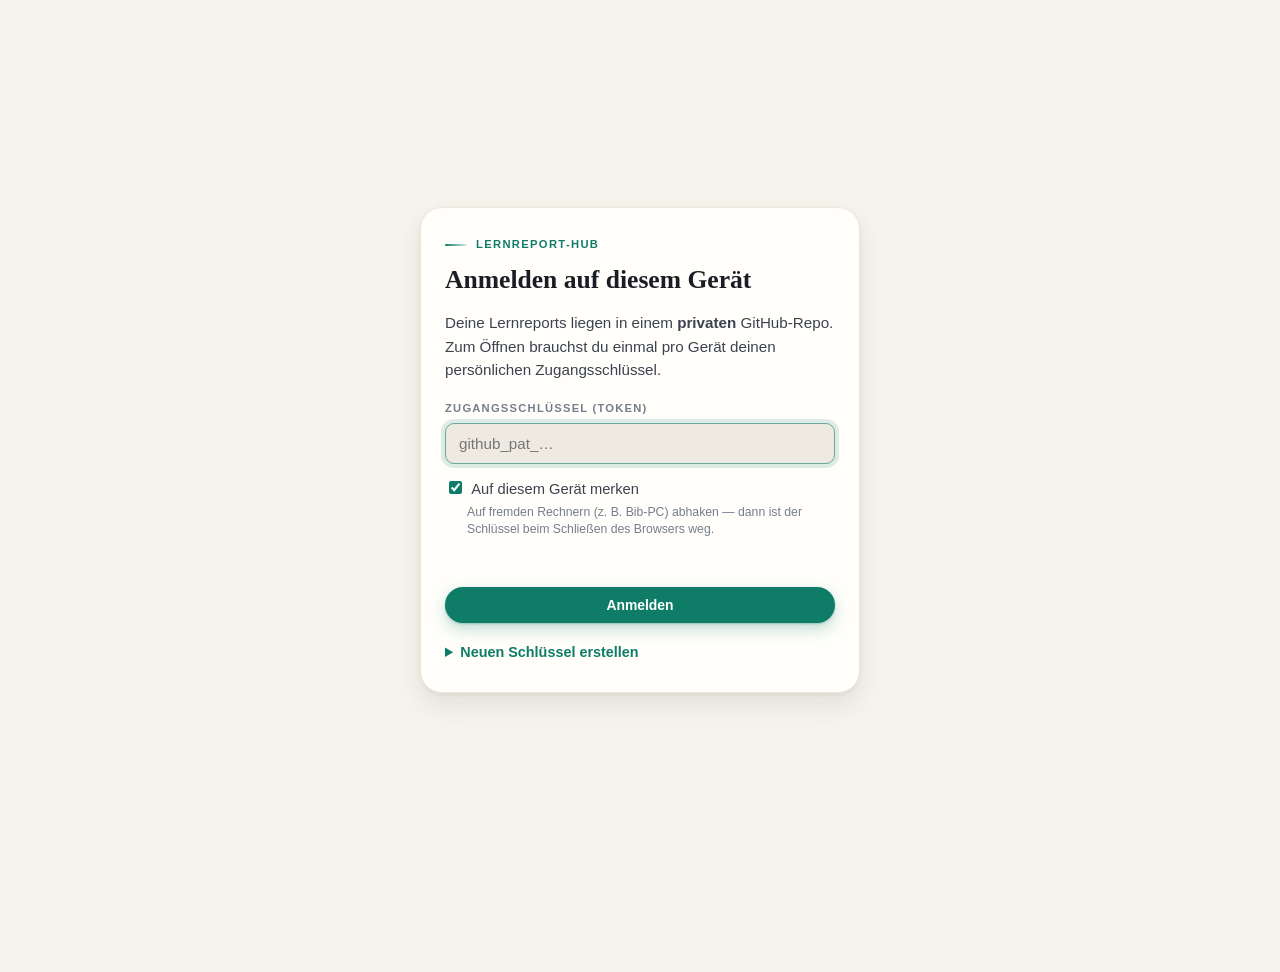
<file: index.html>
<!doctype html>
<html lang="de">
<head>
<meta charset="utf-8">
<meta name="viewport" content="width=device-width, initial-scale=1, viewport-fit=cover">
<meta name="robots" content="noindex, nofollow">
<title>Lernreport-Hub</title>
<link rel="stylesheet" href="assets/hub.css?v=4">
</head>
<body>

<header class="topbar">
  <div class="topbar-in">
    <a class="brand" href="./"><span class="brand-mark" aria-hidden="true">◆</span>Lernreport-Hub</a>
    <div class="search">
      <span class="search-ic" aria-hidden="true">⌕</span>
      <input id="search" type="search" placeholder="Lernreport suchen …" autocomplete="off" spellcheck="false">
      <span class="search-kbd" aria-hidden="true">/</span>
      <button class="search-clear" id="searchClear" hidden title="Suche zurücksetzen">×</button>
    </div>
    <div class="topbar-actions">
      <button class="btn primary" id="addBtn"><span aria-hidden="true">＋</span> Vorlesung</button>
      <button class="btn quiet" id="addFolderBtn">Neuer Ordner</button>
      <a class="btn ghost" href="anleitung.html">Anleitung</a>
    </div>
  </div>
</header>

<div class="wrap">

  <section class="hero">
    <div class="hero-text">
      <div class="eyebrow">Sammlung · Lern-Reports</div>
      <h1>Deine <em>Lernreports</em></h1>
      <p class="lead">Nach Fachbereichen geordnet. Öffnen zum Lesen, „Bearbeiten“ zum Ändern —
        direkt im Browser, auf jedem Gerät. Gespeichert wird privat in deinem GitHub-Repo.</p>
      <p class="hero-hint"><span class="ic" aria-hidden="true">⠿</span>
        Karten und Fachbereiche lassen sich an ihren Platz ziehen (am Handy: kurz gedrückt halten).</p>
      <p class="hero-hint"><span class="ic" aria-hidden="true">⟳</span> <span id="sync">—</span> <span class="foot-sep" aria-hidden="true">·</span> <button class="linkbtn" id="logoutBtn" title="Zugangsschlüssel von diesem Gerät entfernen">Abmelden</button></p>
    </div>
    <div class="stats" id="stats">
      <div class="stat"><b id="statReports">0</b><span>Lernreports</span></div>
      <div class="stat"><b id="statFolders">0</b><span>Fachbereiche</span></div>
      <div class="stat"><b id="statChapters">0</b><span>Kapitel</span></div>
    </div>
  </section>

  <main>
    <div id="board"></div>
    <div class="empty" id="empty" hidden>
      <span class="empty-ic" aria-hidden="true">📚</span>
      <b>Noch keine Vorlesungen.</b>
      <span>Klicke oben auf „＋ Vorlesung“ und wähle deine HTML-Datei — sie wird kopiert
        und bleibt danach jederzeit bearbeitbar.</span>
    </div>
    <div class="empty" id="noHits" hidden>
      <span class="empty-ic" aria-hidden="true">⌕</span>
      <b>Keine Treffer.</b>
      <span id="noHitsQ"></span>
    </div>
  </main>

  <footer>
    Lernreport-Hub <span class="foot-sep" aria-hidden="true">·</span> privat gespeichert in deinem GitHub-Repo
    <span class="foot-sep" aria-hidden="true">·</span> <a href="anleitung.html">So funktioniert’s</a>
  </footer>
</div>

<!-- Dialog: Vorlesung hinzufügen -->
<dialog id="addDlg">
  <div class="dlg-in">
    <h3>Neue Vorlesung hinzufügen</h3>
    <p>Wähle eine HTML-Datei (dein Lern-Report) oder ziehe sie in das Feld. Sie wird in dein privates
      Repo hochgeladen und ist danach auf allen Geräten bearbeitbar — deine Originaldatei bleibt unangetastet.</p>
    <div class="dropzone" id="dropzone">
      <span class="dz-ic" aria-hidden="true">📄</span>HTML-Datei hierher ziehen<br>
      <small>oder klicken zum Auswählen</small>
    </div>
    <input type="file" id="fileInput" accept=".html,.htm" multiple hidden>
    <label class="fieldlabel" for="addFolderSel">In welchen Fachbereich?</label>
    <select class="field" id="addFolderSel"><option value="">Ohne Ordner</option></select>
    <p class="add-status" id="addStatus" aria-live="polite"></p>
    <div class="dlg-row">
      <button class="btn ghost" id="cancelAdd">Schließen</button>
    </div>
  </div>
</dialog>

<!-- Dialog: gleichnamiger Report existiert schon -->
<dialog id="dupDlg">
  <form method="dialog" class="dlg-in">
    <h3>Diesen Report gibt es schon</h3>
    <p><b id="dupTitle"></b><br><code id="dupName"></code></p>
    <p><b>Ersetzen</b> lädt die neue Fassung unter demselben Namen hoch: Ordner, Platz,
      Verlinkungen zwischen Katalog und Reports und dein Fehlerlog bleiben erhalten.
      Die alte Fassung bleibt im Versionsverlauf auf GitHub.</p>
    <div class="dlg-row">
      <button class="btn ghost" value="cancel" formnovalidate>Abbrechen</button>
      <button class="btn" value="copy">Als Kopie</button>
      <button class="btn primary" value="replace">Ersetzen</button>
    </div>
  </form>
</dialog>

<!-- Dialog: Ordner anlegen / umbenennen -->
<dialog id="folderDlg">
  <form method="dialog" class="dlg-in" id="folderForm">
    <h3 id="folderDlgTitle">Neuer Ordner</h3>
    <p>Zum Beispiel „Dermatologie“ oder „Unfallchirurgie“.</p>
    <label class="fieldlabel" for="folderName">Name des Fachbereichs</label>
    <input class="field" id="folderName" maxlength="80" required autocomplete="off">
    <label class="fieldlabel">Farbe</label>
    <div class="swatches" id="folderColors"></div>
    <div class="dlg-row">
      <button class="btn ghost" value="cancel" formnovalidate>Abbrechen</button>
      <button class="btn primary" value="ok" id="folderOk">Speichern</button>
    </div>
  </form>
</dialog>

<!-- Dialog: Lernreport in Ordner verschieben -->
<dialog id="moveDlg">
  <form method="dialog" class="dlg-in" id="moveForm">
    <h3>In Ordner verschieben</h3>
    <p id="moveWhat">—</p>
    <label class="fieldlabel" for="moveSel">Zielordner</label>
    <select class="field" id="moveSel"></select>
    <div class="dlg-row">
      <button class="btn ghost" value="cancel" formnovalidate>Abbrechen</button>
      <button class="btn primary" value="ok">Verschieben</button>
    </div>
  </form>
</dialog>

<div class="toast" id="toast"></div>

<!-- Anmeldung -->
<section class="login" id="login" hidden>
  <form class="login-card" id="loginForm" autocomplete="off">
    <div class="eyebrow">Lernreport-Hub</div>
    <h2>Anmelden auf diesem Gerät</h2>
    <p>Deine Lernreports liegen in einem <b>privaten</b> GitHub-Repo. Zum Öffnen brauchst du einmal pro Gerät
      deinen persönlichen Zugangsschlüssel.</p>
    <label class="fieldlabel" for="tokenIn">Zugangsschlüssel (Token)</label>
    <input class="field" id="tokenIn" type="password" placeholder="github_pat_…" spellcheck="false" autocapitalize="off" required>
    <label class="check"><input type="checkbox" id="remember" checked> Auf diesem Gerät merken
      <small>Auf fremden Rechnern (z.&nbsp;B. Bib-PC) abhaken — dann ist der Schlüssel beim Schließen des Browsers weg.</small></label>
    <p class="login-err" id="loginErr" role="alert"></p>
    <button class="btn primary" id="loginBtn">Anmelden</button>
    <details class="login-help">
      <summary>Neuen Schlüssel erstellen</summary>
      <ol>
        <li>Öffne <a href="https://github.com/settings/personal-access-tokens/new" target="_blank" rel="noopener">github.com → Fine-grained token</a>.</li>
        <li><b>Expiration:</b> z.&nbsp;B. 1 Jahr.</li>
        <li><b>Repository access:</b> „Only select repositories“ → nur <code>lernhub-daten</code>.</li>
        <li><b>Permissions → Repository → Contents:</b> „Read and write“. Sonst nichts.</li>
        <li>Erstellen, Schlüssel kopieren, hier einfügen — und im Passwortmanager sichern.</li>
      </ol>
    </details>
  </form>
</section>

<script src="assets/gh.js?v=6"></script>
<script src="assets/hub.js?v=4"></script>
</body>
</html>
</file>
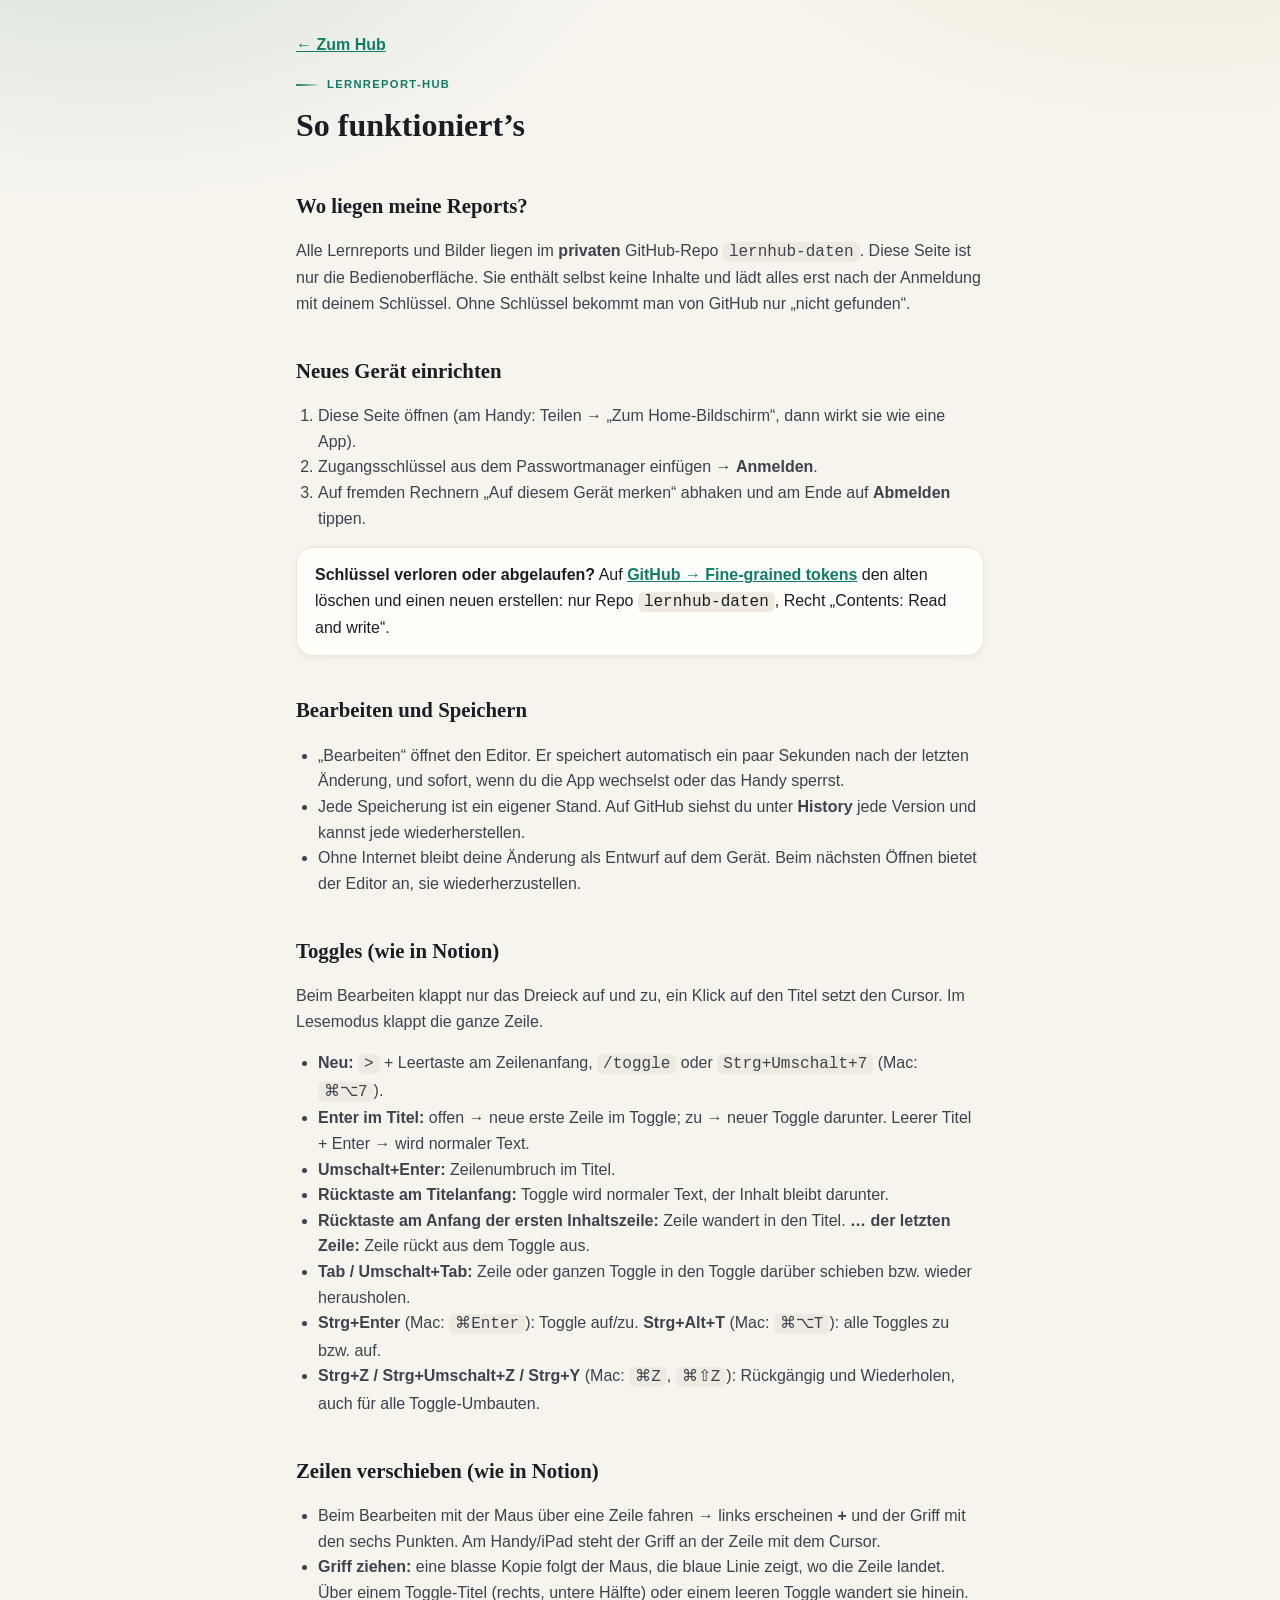
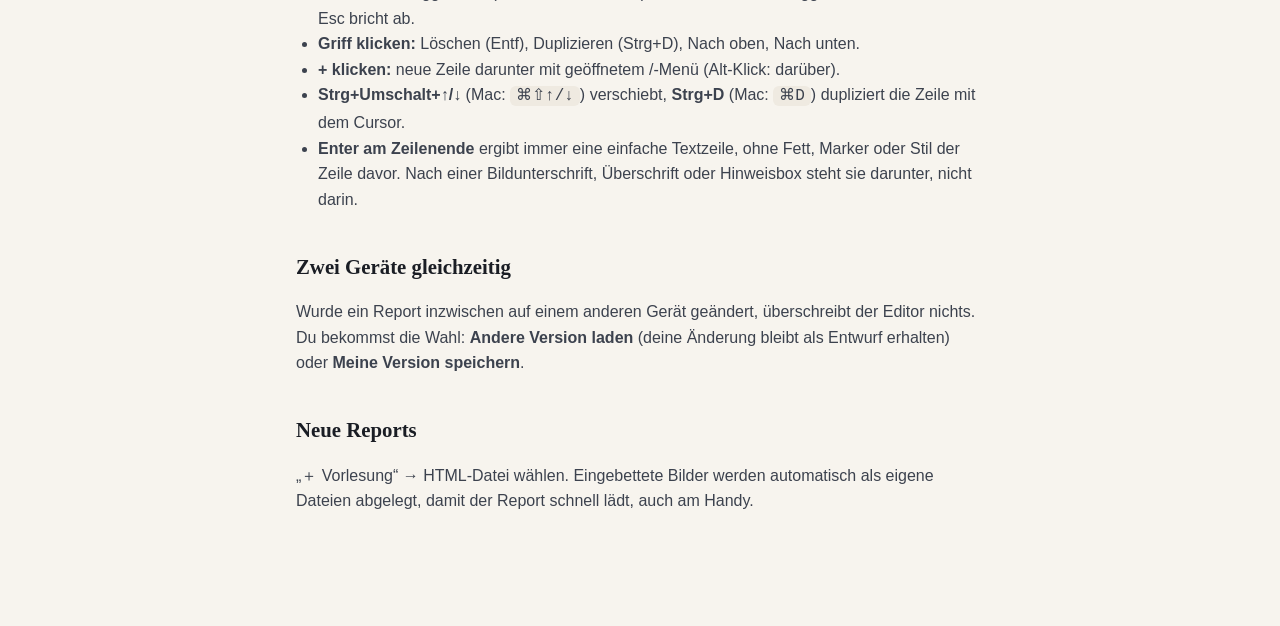
<file: anleitung.html>
<!doctype html>
<html lang="de">
<head>
<meta charset="utf-8">
<meta name="viewport" content="width=device-width, initial-scale=1, viewport-fit=cover">
<meta name="robots" content="noindex, nofollow">
<title>Lernhub Anleitung</title>
<link rel="stylesheet" href="assets/hub.css?v=4">
<style>
  .doc{max-width:720px;margin:0 auto;padding:32px 16px 64px;font-family:var(--sans);color:var(--ink);}
  .doc h1{font-family:var(--serif);font-weight:600;font-size:2rem;margin:.2em 0 .3em;}
  .doc h2{font-family:var(--serif);font-weight:600;font-size:1.3rem;margin:1.8em 0 .4em;}
  .doc p,.doc li{line-height:1.6;color:var(--ink-2);}
  .doc ol,.doc ul{padding-left:22px;}
  .doc code{background:var(--bg-2);padding:1px 6px;border-radius:6px;}
  .doc .eyebrow{font-size:.7rem;font-weight:700;letter-spacing:.12em;text-transform:uppercase;color:var(--accent);}
  .doc .box{background:var(--paper);border:1px solid var(--line-soft);border-radius:var(--r);padding:14px 18px;box-shadow:var(--e1);margin:14px 0;}
  .doc a{color:var(--accent);font-weight:600;}
</style>
</head>
<body>
<div class="doc">
  <a href="./">← Zum Hub</a>
  <div class="eyebrow" style="margin-top:18px">Lernreport-Hub</div>
  <h1>So funktioniert’s</h1>

  <h2>Wo liegen meine Reports?</h2>
  <p>Alle Lernreports und Bilder liegen im <b>privaten</b> GitHub-Repo <code>lernhub-daten</code>. Diese Seite ist nur
    die Bedienoberfläche. Sie enthält selbst keine Inhalte und lädt alles erst nach der Anmeldung mit deinem Schlüssel.
    Ohne Schlüssel bekommt man von GitHub nur „nicht gefunden“.</p>

  <h2>Neues Gerät einrichten</h2>
  <ol>
    <li>Diese Seite öffnen (am Handy: Teilen → „Zum Home-Bildschirm“, dann wirkt sie wie eine App).</li>
    <li>Zugangsschlüssel aus dem Passwortmanager einfügen → <b>Anmelden</b>.</li>
    <li>Auf fremden Rechnern „Auf diesem Gerät merken“ abhaken und am Ende auf <b>Abmelden</b> tippen.</li>
  </ol>
  <div class="box"><b>Schlüssel verloren oder abgelaufen?</b> Auf
    <a href="https://github.com/settings/personal-access-tokens" target="_blank" rel="noopener">GitHub → Fine-grained tokens</a>
    den alten löschen und einen neuen erstellen: nur Repo <code>lernhub-daten</code>, Recht „Contents: Read and write“.</div>

  <h2>Bearbeiten und Speichern</h2>
  <ul>
    <li>„Bearbeiten“ öffnet den Editor. Er speichert automatisch ein paar Sekunden nach der letzten Änderung,
      und sofort, wenn du die App wechselst oder das Handy sperrst.</li>
    <li>Jede Speicherung ist ein eigener Stand. Auf GitHub siehst du unter <b>History</b> jede Version und kannst jede wiederherstellen.</li>
    <li>Ohne Internet bleibt deine Änderung als Entwurf auf dem Gerät. Beim nächsten Öffnen bietet der Editor an, sie wiederherzustellen.</li>
  </ul>

  <h2>Toggles (wie in Notion)</h2>
  <p>Beim Bearbeiten klappt nur das Dreieck auf und zu, ein Klick auf den Titel setzt den Cursor. Im Lesemodus klappt die ganze Zeile.</p>
  <ul>
    <li><b>Neu:</b> <code>&gt;</code> + Leertaste am Zeilenanfang, <code>/toggle</code> oder <code>Strg+Umschalt+7</code> (Mac: <code>⌘⌥7</code>).</li>
    <li><b>Enter im Titel:</b> offen → neue erste Zeile im Toggle; zu → neuer Toggle darunter. Leerer Titel + Enter → wird normaler Text.</li>
    <li><b>Umschalt+Enter:</b> Zeilenumbruch im Titel.</li>
    <li><b>Rücktaste am Titelanfang:</b> Toggle wird normaler Text, der Inhalt bleibt darunter.</li>
    <li><b>Rücktaste am Anfang der ersten Inhaltszeile:</b> Zeile wandert in den Titel. <b>… der letzten Zeile:</b> Zeile rückt aus dem Toggle aus.</li>
    <li><b>Tab / Umschalt+Tab:</b> Zeile oder ganzen Toggle in den Toggle darüber schieben bzw. wieder herausholen.</li>
    <li><b>Strg+Enter</b> (Mac: <code>⌘Enter</code>): Toggle auf/zu. <b>Strg+Alt+T</b> (Mac: <code>⌘⌥T</code>): alle Toggles zu bzw. auf.</li>
    <li><b>Strg+Z / Strg+Umschalt+Z / Strg+Y</b> (Mac: <code>⌘Z</code>, <code>⌘⇧Z</code>): Rückgängig und Wiederholen, auch für alle Toggle-Umbauten.</li>
  </ul>

  <h2>Zeilen verschieben (wie in Notion)</h2>
  <ul>
    <li>Beim Bearbeiten mit der Maus über eine Zeile fahren → links erscheinen <b>+</b> und der Griff mit den sechs Punkten. Am Handy/iPad steht der Griff an der Zeile mit dem Cursor.</li>
    <li><b>Griff ziehen:</b> eine blasse Kopie folgt der Maus, die blaue Linie zeigt, wo die Zeile landet. Über einem Toggle-Titel (rechts, untere Hälfte) oder einem leeren Toggle wandert sie hinein. Esc bricht ab.</li>
    <li><b>Griff klicken:</b> Löschen (Entf), Duplizieren (Strg+D), Nach oben, Nach unten.</li>
    <li><b>+ klicken:</b> neue Zeile darunter mit geöffnetem /-Menü (Alt-Klick: darüber).</li>
    <li><b>Strg+Umschalt+↑/↓</b> (Mac: <code>⌘⇧↑/↓</code>) verschiebt, <b>Strg+D</b> (Mac: <code>⌘D</code>) dupliziert die Zeile mit dem Cursor.</li>
    <li><b>Enter am Zeilenende</b> ergibt immer eine einfache Textzeile, ohne Fett, Marker oder Stil der Zeile davor. Nach einer Bildunterschrift, Überschrift oder Hinweisbox steht sie darunter, nicht darin.</li>
  </ul>

  <h2>Zwei Geräte gleichzeitig</h2>
  <p>Wurde ein Report inzwischen auf einem anderen Gerät geändert, überschreibt der Editor nichts. Du bekommst die Wahl:
    <b>Andere Version laden</b> (deine Änderung bleibt als Entwurf erhalten) oder <b>Meine Version speichern</b>.</p>

  <h2>Neue Reports</h2>
  <p>„＋ Vorlesung“ → HTML-Datei wählen. Eingebettete Bilder werden automatisch als eigene Dateien abgelegt,
    damit der Report schnell lädt, auch am Handy.</p>
</div>
</body>
</html>
</file>
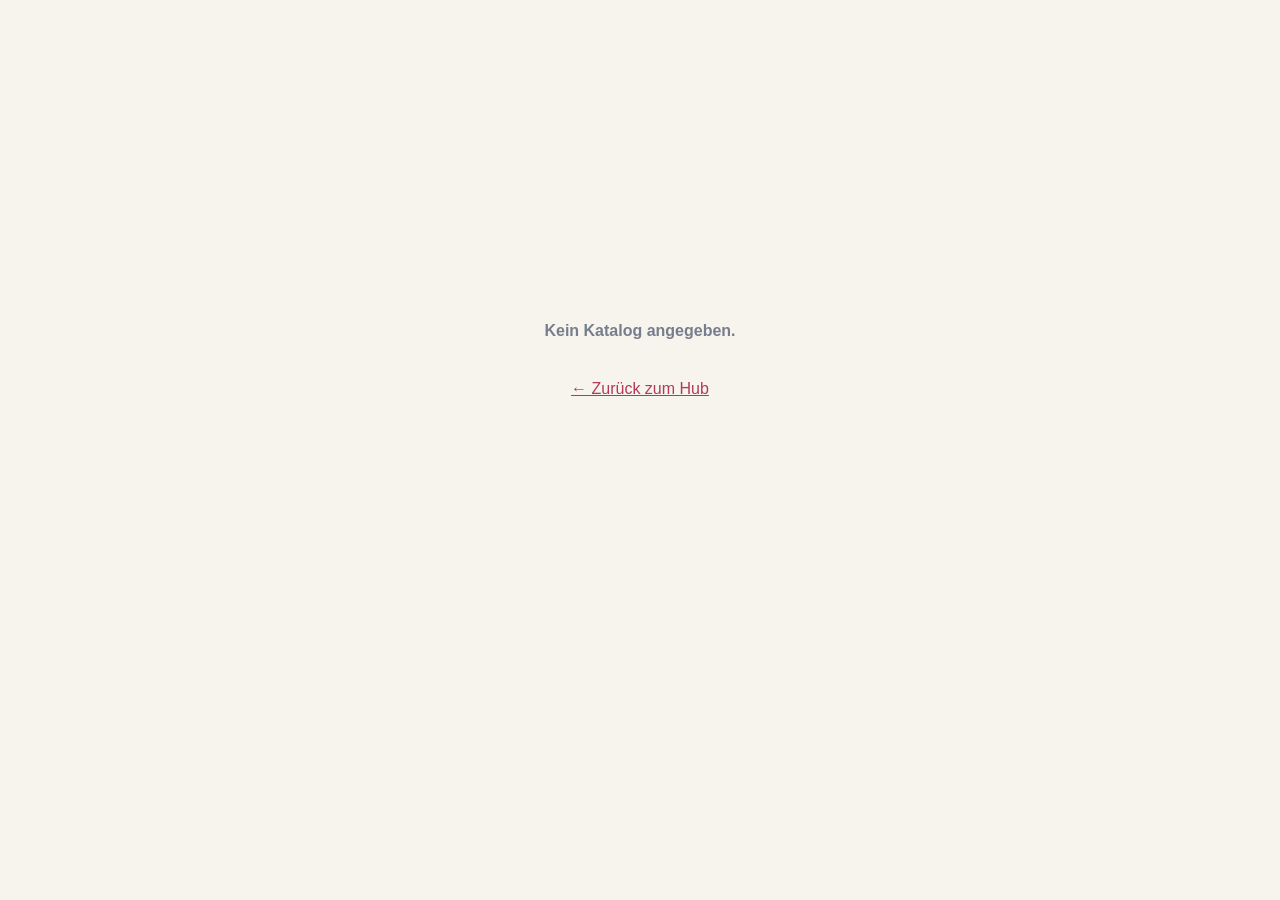
<file: exam.html>
<!doctype html>
<html lang="de">
<head>
<meta charset="utf-8">
<meta name="viewport" content="width=device-width, initial-scale=1, viewport-fit=cover">
<meta name="robots" content="noindex, nofollow">
<title>Prüfungsmodus</title>
<link rel="stylesheet" href="assets/exam.css?v=6">
</head>
<body>
<div id="app"><div class="ex-center"><div class="spin"></div><p>Altfragen werden geladen …</p></div></div>
<script src="assets/gh.js?v=6"></script>
<script src="assets/links.js?v=3"></script>
<script src="assets/exam.js?v=6"></script>
</body>
</html>
</file>
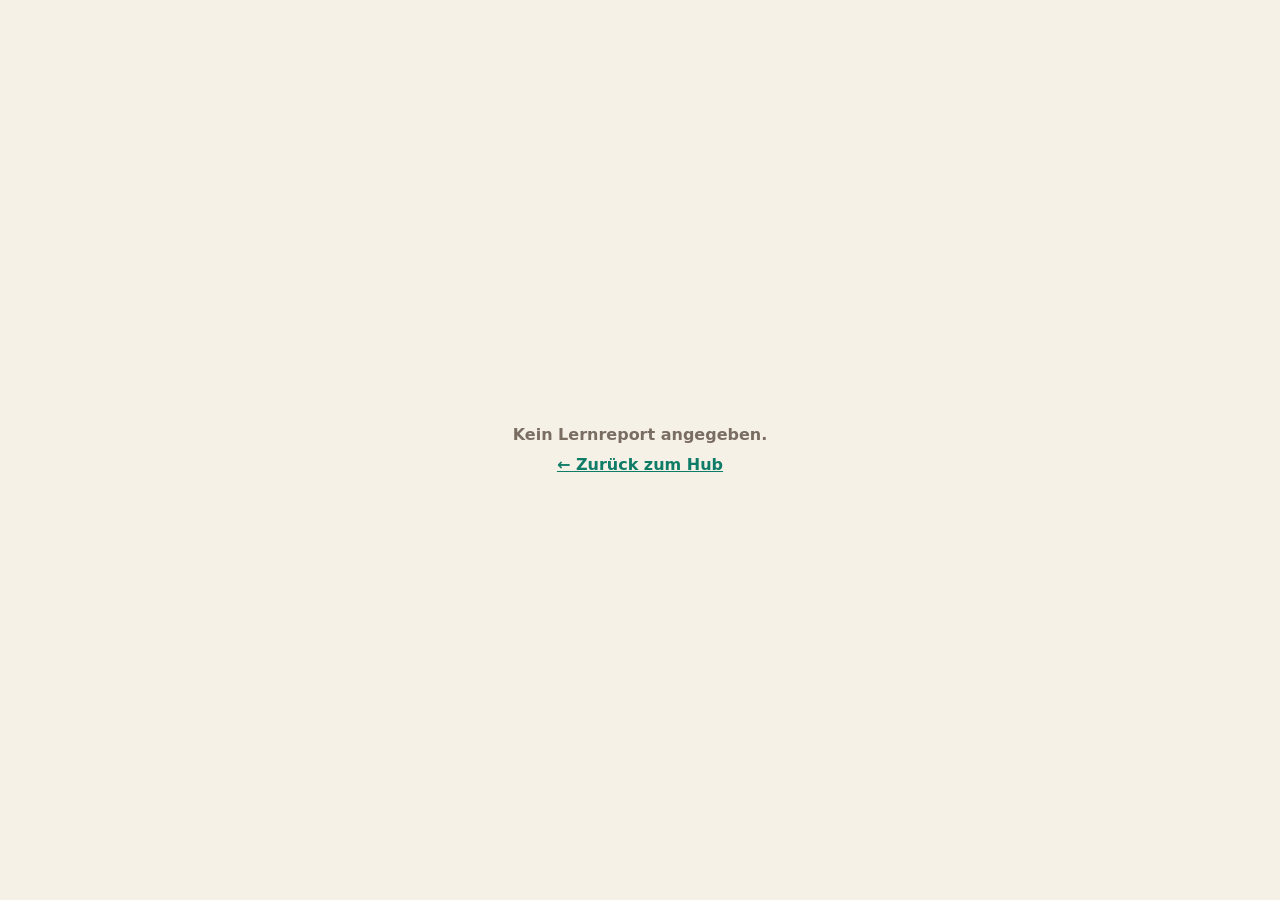
<file: view.html>
<!doctype html>
<html lang="de">
<head>
<meta charset="utf-8">
<meta name="viewport" content="width=device-width, initial-scale=1, viewport-fit=cover">
<meta name="robots" content="noindex, nofollow">
<title>Lädt …</title>
<style>
  :root{--bg:#f6f1e7;--ink:#2a2420;--mut:#7a6e62;--accent:#0e7c66}
  @media (prefers-color-scheme:dark){:root:not([data-theme="light"]){--bg:#1b1916;--ink:#ede6da;--mut:#a59a8c}}
  body{margin:0;min-height:100vh;display:grid;place-items:center;background:var(--bg);color:var(--ink);
    font:16px/1.5 system-ui,-apple-system,"Segoe UI",sans-serif;padding:16px;box-sizing:border-box}
  .box{max-width:420px;text-align:center}
  .spin{width:28px;height:28px;border:3px solid color-mix(in srgb,var(--accent) 25%,transparent);border-top-color:var(--accent);
    border-radius:50%;animation:s .8s linear infinite;margin:0 auto 14px}
  @keyframes s{to{transform:rotate(1turn)}}
  p{color:var(--mut);margin:.4em 0}
  a,button{color:var(--accent);font:inherit;font-weight:700}
  button{background:none;border:1px solid currentColor;border-radius:10px;padding:8px 14px;margin:6px 4px;cursor:pointer}
</style>
</head>
<body>
<div class="box" id="box"><div class="spin"></div><p>Lernreport wird geladen …</p></div>
<script src="assets/gh.js?v=6"></script>
<script>
(async function () {
  const box = document.getElementById('box');
  const fail = (msg, extra) => { box.innerHTML = '<p><b>' + msg + '</b></p>' + (extra || '') + '<p><a href="./">← Zurück zum Hub</a></p>'; };
  const q = new URLSearchParams(location.search);
  const file = q.get('f');
  if (!file || !/^[^/\\]+\.html?$/i.test(file)) return fail('Kein Lernreport angegeben.');
  if (!LH.token()) { location.replace('./?next=' + encodeURIComponent(location.pathname + location.search)); return; }

  let html, sha, fromDraft = false;
  try {
    const draft = LH.drafts.get(file);
    const useDraft = q.get('draft') === '1' && draft && draft.html;
    // Dateiliste und Inhalt gleichzeitig anfragen statt nacheinander.
    const [t, text] = await Promise.all([
      LH.tree(),
      useDraft ? Promise.resolve(draft.html) : LH.readText('lectures/' + file).catch(e => (e.status === 404 ? null : Promise.reject(e)))
    ]);
    sha = t.get('lectures/' + file);
    if (!sha || text == null) return fail('Diesen Lernreport gibt es nicht (mehr).');
    html = text; fromDraft = !!useDraft;
    // Sicherstellen, dass Inhalt und Versionskennung zusammenpassen (sonst exakt diese Version nachladen).
    if (!useDraft && await LH.gitSha(text) !== sha) html = await LH.readText('lectures/' + file, sha);
  } catch (e) {
    if (e.status === 401) { LH.logout(); location.replace('./?next=' + encodeURIComponent(location.pathname + location.search)); return; }
    const draft = LH.drafts.get(file);
    return fail(e.message || 'Laden fehlgeschlagen.',
      (e.status === 0 ? '<p>Ohne Internet lassen sich die Reports nicht laden.</p>' : '') +
      '<button onclick="location.reload()">Nochmal versuchen</button>' +
      (draft ? '<p>Ein ungespeicherter Entwurf liegt auf diesem Gerät und bleibt erhalten.</p>' : ''));
  }

  const A = LH.APP;
  const inject =
    '<script data-lr-ui>window.LH_DOC=' + JSON.stringify({ file, sha, fromDraft }).replace(/</g, '\\u003c') + ';<\/script>' +
    '<link data-lr-ui rel="stylesheet" href="' + A + 'assets/editor.css?v=11">' +
    '<script data-lr-ui src="' + A + 'assets/gh.js?v=6"><\/script>' +
    '<script data-lr-ui src="' + A + 'assets/links.js?v=3"><\/script>' +
    '<script data-lr-ui src="' + A + 'assets/editor.js?v=15"><\/script>';
  html = LH.prepareImages(html);
  html = /<\/body>/i.test(html) ? html.replace(/<\/body>(?![\s\S]*<\/body>)/i, inject + '</body>') : html + inject;
  if (!/<meta[^>]+name=["']robots/i.test(html)) html = html.replace(/<head([^>]*)>/i, '<head$1><meta data-lr-ui name="robots" content="noindex, nofollow">');

  document.open();
  document.write(html);
  document.close();
})();
</script>
</body>
</html>
</file>
<file: assets/hub.css>
/* ==========================================================================
   Lernreport-Hub — Oberfläche der Startseite
   --------------------------------------------------------------------------
   Gestaltungsidee: „ruhiges Lesezimmer“. Warmes Papier als Grundfläche,
   Serifen für alles Inhaltliche (Titel, Zahlen, Namen), eine schlanke
   System-Sans für die Bedienelemente. Farbe trägt Bedeutung — jeder
   Fachbereich hat seinen Ton, die Karten selbst bleiben neutral. Tiefe
   entsteht durch Haarlinien und sehr weiche Schatten, nicht durch Rahmen.

   Alle Größen, Farben, Radien und Schatten stehen als Variablen oben; im
   Rest der Datei werden nur noch diese benutzt.
   ========================================================================== */

:root{
  /* --- Flächen & Schrift ------------------------------------------------ */
  --bg:#f7f4ee;              /* Grundfläche (warmes Papier)               */
  --bg-2:#efeae1;            /* leicht vertiefte Fläche (Felder)          */
  --paper:#fffefb;           /* Karten & Dialoge                          */
  --ink:#1a1d24;             /* Haupttext                                 */
  --ink-2:#3c424e;           /* zweite Ebene                              */
  --mut:#767d8c;             /* Beschriftungen, Nebentext                 */
  --line:#e4ddd0;            /* Haarlinie                                 */
  --line-soft:#eee8dc;       /* noch leisere Trennung                     */
  --on-accent:#fff;          /* Text auf gefüllter Akzentfläche           */

  --accent:#0e7c66;
  --accent-2:#b8860b;

  /* --- Höhenstaffelung: drei Stufen, mehr braucht es nicht ------------- */
  --e1:0 1px 1px rgba(52,40,18,.04), 0 2px 8px rgba(52,40,18,.045);
  --e2:0 2px 4px rgba(52,40,18,.05), 0 12px 28px rgba(52,40,18,.10);
  --e3:0 8px 20px rgba(52,40,18,.10), 0 32px 64px rgba(52,40,18,.20);

  /* --- Radien, Takt, Bewegung ------------------------------------------ */
  --r-xs:9px; --r-sm:12px; --r:17px; --r-lg:22px; --pill:999px;
  --ease:cubic-bezier(.2,.7,.3,1);
  --serif:"Iowan Old Style","Palatino Linotype",Palatino,Georgia,"Times New Roman",serif;
  --sans:-apple-system,BlinkMacSystemFont,"Segoe UI",Roboto,Helvetica,Arial,sans-serif;
}

@media (prefers-color-scheme:dark){
  :root{
    --bg:#12141a; --bg-2:#1a1d25; --paper:#1b1f28;
    --ink:#eceef3; --ink-2:#c3c8d3; --mut:#8e97a7;
    --line:#2b3040; --line-soft:#242936;
    --on-accent:#0f1218;
    --accent:#3fbfa3; --accent-2:#d9a441;
    --e1:0 1px 1px rgba(0,0,0,.3), 0 2px 8px rgba(0,0,0,.28);
    --e2:0 2px 4px rgba(0,0,0,.3), 0 12px 28px rgba(0,0,0,.45);
    --e3:0 8px 20px rgba(0,0,0,.4), 0 32px 64px rgba(0,0,0,.6);
  }
}

/* ---- Farbwelten der Fachbereiche ----------------------------------------
   Gleiche Sättigung, gleiche Helligkeit — unterschiedlicher Farbton.
   Dadurch unterscheidbar, aber nebeneinander ruhig.                        */
.t-teal  {--accent:#0e7c66; --accent-2:#b8860b;}
.t-indigo{--accent:#44579e; --accent-2:#8f7ac2;}
.t-plum  {--accent:#7c3f7e; --accent-2:#c07aa8;}
.t-amber {--accent:#a2620f; --accent-2:#d9a441;}
.t-rose  {--accent:#b23a55; --accent-2:#e0857a;}
.t-forest{--accent:#43722b; --accent-2:#9bbf5a;}
.t-ocean {--accent:#1f6f8b; --accent-2:#54b0c4;}
.t-clay  {--accent:#a05a3c; --accent-2:#d2a06b;}
@media (prefers-color-scheme:dark){
  .t-teal  {--accent:#3fbfa3; --accent-2:#d9a441;}
  .t-indigo{--accent:#8195dd; --accent-2:#b3a4e0;}
  .t-plum  {--accent:#c583c6; --accent-2:#e0a8c8;}
  .t-amber {--accent:#e0a145; --accent-2:#f0c97a;}
  .t-rose  {--accent:#e8788e; --accent-2:#f2ab9e;}
  .t-forest{--accent:#8fc767; --accent-2:#c0dc94;}
  .t-ocean {--accent:#5cb8d4; --accent-2:#8fd6e4;}
  .t-clay  {--accent:#dd9670; --accent-2:#eabf95;}
}

/* ================= Grundlage ================= */
*{box-sizing:border-box;}
html{scroll-behavior:smooth;background:var(--bg);}
body{
  margin:0;color:var(--ink);font-family:var(--sans);font-size:16px;line-height:1.6;
  padding:0 0 72px;-webkit-font-smoothing:antialiased;text-rendering:optimizeLegibility;
  /* Zwei sehr weiche Farbschleier am oberen Rand geben der Seite Tiefe,
     ohne dass ein Bild geladen werden muss. „fixed“ hält sie beim Scrollen
     an ihrem Platz — die Seite wirkt dadurch ruhiger.                     */
  background:
    radial-gradient(760px 420px at 8% -10%, color-mix(in srgb,var(--accent) 13%,transparent), transparent 70%) no-repeat fixed,
    radial-gradient(680px 380px at 92% -16%, color-mix(in srgb,var(--accent-2) 11%,transparent), transparent 72%) no-repeat fixed,
    var(--bg);
}
.wrap{max-width:1140px;margin:0 auto;padding:0 24px;}
::selection{background:color-mix(in srgb,var(--accent) 26%,transparent);}
:focus-visible{outline:2px solid var(--accent);outline-offset:2px;}
[hidden]{display:none !important;}

/* ================= Kopfleiste ================= */
.topbar{position:sticky;top:0;z-index:40;border-bottom:1px solid transparent;
  background:color-mix(in srgb,var(--bg) 78%,transparent);
  backdrop-filter:saturate(180%) blur(14px);-webkit-backdrop-filter:saturate(180%) blur(14px);
  transition:border-color .2s,box-shadow .2s,background .2s;}
@supports not (backdrop-filter:blur(1px)){.topbar{background:var(--bg);}}
/* Erst beim Scrollen bekommt die Leiste eine Kante — vorher schwebt sie frei. */
.topbar.scrolled{border-bottom-color:var(--line);box-shadow:0 1px 12px rgba(52,40,18,.06);}
.topbar-in{max-width:1140px;margin:0 auto;padding:11px 24px;display:flex;align-items:center;gap:14px;flex-wrap:wrap;}

.brand{display:flex;align-items:center;gap:10px;font-family:var(--serif);font-size:1.06rem;
  font-weight:700;color:var(--ink);text-decoration:none;white-space:nowrap;letter-spacing:-.01em;}
.brand-mark{display:grid;place-items:center;width:28px;height:28px;border-radius:9px;font-size:.72rem;
  color:var(--on-accent);background:linear-gradient(145deg,var(--accent),var(--accent-2));
  box-shadow:0 2px 8px color-mix(in srgb,var(--accent) 40%,transparent);}
.topbar-actions{display:flex;gap:8px;align-items:center;margin-left:auto;}

.search{position:relative;flex:1 1 220px;min-width:170px;max-width:400px;}
.search input{width:100%;height:38px;padding:0 74px 0 36px;border:1px solid var(--line);border-radius:var(--pill);
  background:var(--paper);color:var(--ink);font-family:var(--sans);font-size:.92rem;
  transition:border-color .15s,box-shadow .15s,background .15s;}
.search input::placeholder{color:var(--mut);}
.search input:focus{outline:none;border-color:color-mix(in srgb,var(--accent) 55%,var(--line));
  box-shadow:0 0 0 4px color-mix(in srgb,var(--accent) 14%,transparent);}
.search input::-webkit-search-cancel-button{display:none;}
.search-ic{position:absolute;left:13px;top:50%;transform:translateY(-50%);color:var(--mut);
  font-size:1.1rem;pointer-events:none;}
/* Tastenkürzel-Hinweis: verschwindet, sobald das Feld benutzt wird. */
.search-kbd{position:absolute;right:11px;top:50%;transform:translateY(-50%);pointer-events:none;
  font-family:var(--sans);font-size:.68rem;font-weight:700;color:var(--mut);background:var(--bg-2);
  border:1px solid var(--line);border-radius:6px;padding:2px 6px;line-height:1.3;transition:opacity .15s;}
.search:focus-within .search-kbd{opacity:0;}
.search:has(.search-clear:not([hidden])) .search-kbd{display:none;}
.search-clear{position:absolute;right:7px;top:50%;transform:translateY(-50%);border:none;background:transparent;
  color:var(--mut);cursor:pointer;font-size:1.15rem;line-height:1;padding:3px 8px;border-radius:50%;}
.search-clear:hover{background:var(--bg-2);color:var(--ink);}

/* ================= Schaltflächen ================= */
.btn{font-family:var(--sans);font-size:.87rem;font-weight:600;border:1px solid var(--line);
  background:var(--paper);color:var(--ink);border-radius:var(--pill);padding:9px 16px;cursor:pointer;
  box-shadow:var(--e1);text-decoration:none;display:inline-flex;align-items:center;gap:6px;
  white-space:nowrap;transition:transform .1s var(--ease),box-shadow .18s,border-color .18s,background .18s,color .18s;}
.btn:hover{transform:translateY(-1px);box-shadow:var(--e2);border-color:color-mix(in srgb,var(--ink) 14%,var(--line));}
.btn:active{transform:translateY(0);box-shadow:var(--e1);}
.btn.primary{background:var(--accent);color:var(--on-accent);border-color:transparent;
  box-shadow:0 1px 2px color-mix(in srgb,var(--accent) 30%,transparent),
             0 6px 16px color-mix(in srgb,var(--accent) 26%,transparent);}
.btn.primary:hover{border-color:transparent;
  box-shadow:0 2px 4px color-mix(in srgb,var(--accent) 34%,transparent),
             0 12px 26px color-mix(in srgb,var(--accent) 30%,transparent);}
.btn.ghost{background:transparent;box-shadow:none;border-color:transparent;color:var(--mut);}
.btn.ghost:hover{color:var(--ink);background:var(--paper);border-color:var(--line);box-shadow:var(--e1);}
.btn.quiet{background:transparent;border-color:var(--line);box-shadow:none;color:var(--ink-2);}
.btn.quiet:hover{background:var(--paper);box-shadow:var(--e1);}
.btn.danger{color:#c0392b;}

.icon-btn{border:1px solid transparent;background:transparent;color:var(--mut);cursor:pointer;
  width:30px;height:30px;display:inline-grid;place-items:center;font-size:.92rem;line-height:1;
  border-radius:var(--r-xs);font-family:var(--sans);transition:background .14s,color .14s,border-color .14s;}
.icon-btn:hover{background:var(--paper);border-color:var(--line);color:var(--ink);}
.icon-btn.danger:hover{color:#c0392b;border-color:color-mix(in srgb,#c0392b 30%,transparent);
  background:color-mix(in srgb,#c0392b 8%,transparent);}

/* ================= Kopfbereich der Seite ================= */
.hero{position:relative;display:grid;gap:34px;padding:52px 0 30px;
  grid-template-columns:minmax(0,1fr) 244px;align-items:start;}
/* Feines Punktraster als Textur — nach außen ausgeblendet, damit es
   nirgends „abgeschnitten“ aussieht.                                      */
.hero::before{content:"";position:absolute;inset:-30px -60px 10px;z-index:0;pointer-events:none;
  background-image:radial-gradient(currentColor 1px, transparent 1.2px);
  background-size:20px 20px;color:var(--ink);opacity:.055;
  -webkit-mask-image:radial-gradient(78% 72% at 26% 24%, #000, transparent 76%);
          mask-image:radial-gradient(78% 72% at 26% 24%, #000, transparent 76%);}
.hero > *{position:relative;z-index:1;}

.eyebrow{display:flex;align-items:center;gap:9px;letter-spacing:.19em;text-transform:uppercase;
  font-size:.69rem;color:var(--accent);font-weight:700;}
.eyebrow::before{content:"";width:22px;height:2px;border-radius:2px;flex:0 0 auto;
  background:linear-gradient(90deg,var(--accent),color-mix(in srgb,var(--accent) 15%,transparent));}
.hero h1{font-family:var(--serif);font-size:clamp(2.3rem,4.6vw,3.15rem);line-height:1.07;
  margin:14px 0 12px;letter-spacing:-.022em;font-weight:600;}
.hero h1 em{font-style:italic;color:var(--accent);}
.hero .lead{color:var(--ink-2);font-size:1.05rem;max-width:44ch;margin:0;}
.hero-hint{display:flex;align-items:center;gap:8px;margin:20px 0 0;color:var(--mut);font-size:.83rem;}
.hero-hint .ic{display:grid;place-items:center;width:22px;height:22px;border-radius:7px;flex:0 0 auto;
  background:var(--bg-2);border:1px solid var(--line);font-size:.72rem;}

/* Kennzahlen als kleine Karten — die Zahl trägt die Serifenschrift,
   damit sie zum Titel gehört und nicht zur Bedienoberfläche. */
.stats{display:grid;gap:10px;grid-template-columns:1fr;}
.stat{position:relative;overflow:hidden;background:var(--paper);border:1px solid var(--line);
  border-radius:var(--r-sm);padding:13px 15px 12px;box-shadow:var(--e1);
  display:flex;flex-direction:column;gap:1px;}
.stat::before{content:"";position:absolute;left:0;top:12px;bottom:12px;width:3px;border-radius:0 3px 3px 0;
  background:linear-gradient(180deg,var(--accent),var(--accent-2));opacity:.85;}
.stat b{font-family:var(--serif);font-size:1.85rem;line-height:1.05;font-weight:600;letter-spacing:-.02em;
  font-variant-numeric:tabular-nums;}
.stat span{font-size:.68rem;color:var(--mut);text-transform:uppercase;letter-spacing:.11em;font-weight:700;}

/* ================= Fachbereiche ================= */
.folder{margin:0 0 32px;}
.folder-head{display:flex;align-items:center;gap:11px;padding:11px 12px 11px 13px;border-radius:var(--r-sm);
  background:color-mix(in srgb,var(--accent) 5%,var(--paper));
  border:1px solid color-mix(in srgb,var(--accent) 17%,var(--line));
  box-shadow:var(--e1);cursor:pointer;touch-action:pan-y;user-select:none;
  transition:border-color .16s,box-shadow .16s,background .16s;}
.folder-head:hover{box-shadow:var(--e2);border-color:color-mix(in srgb,var(--accent) 34%,var(--line));}
.folder.root > .folder-head{background:transparent;box-shadow:none;cursor:default;
  border:1px dashed var(--line);}
.folder.root > .folder-head:hover{box-shadow:none;border-color:var(--line);}

.folder-dot{width:20px;height:20px;border-radius:7px;flex:0 0 auto;
  background:linear-gradient(145deg,var(--accent),var(--accent-2));
  box-shadow:0 2px 7px color-mix(in srgb,var(--accent) 35%,transparent);}
.folder.root .folder-dot{background:none;border:2px dashed var(--mut);opacity:.45;box-shadow:none;}
.folder-name{font-family:var(--serif);font-size:1.18rem;margin:0;font-weight:600;letter-spacing:-.012em;
  flex:0 1 auto;min-width:0;overflow:hidden;text-overflow:ellipsis;white-space:nowrap;}
.folder.root .folder-name{font-family:var(--sans);font-size:.74rem;text-transform:uppercase;
  letter-spacing:.13em;color:var(--mut);font-weight:700;}
.folder-count{font-size:.72rem;font-weight:700;color:var(--accent);font-variant-numeric:tabular-nums;
  background:color-mix(in srgb,var(--accent) 13%,transparent);border-radius:var(--pill);padding:3px 10px;}
.folder.root .folder-count{color:var(--mut);background:var(--bg-2);}
/* Haarlinie füllt den Platz zwischen Namen und Werkzeugen. */
.folder-rule{flex:1 1 auto;height:1px;min-width:12px;
  background:linear-gradient(90deg,color-mix(in srgb,var(--accent) 22%,transparent),transparent);}
.folder.root .folder-rule{background:linear-gradient(90deg,var(--line),transparent);}
/* Werkzeuge halten sich zurück, bis man die Zeile berührt. */
.folder-actions{display:flex;gap:2px;opacity:0;transition:opacity .16s;}
.folder-head:hover .folder-actions,
.folder-head:focus-within .folder-actions{opacity:1;}

/* Zugeklappt: eine angedeutete zweite Kante unter der Zeile zeigt, dass
   darunter noch etwas liegt — sonst unterscheidet sich „zu“ von „auf“ nur
   durch das gedrehte Dreieck. */
.folder.collapsed > .folder-head{position:relative;}
.folder.collapsed > .folder-head::after{content:"";position:absolute;left:13px;right:13px;bottom:-5px;
  height:5px;border-radius:0 0 11px 11px;pointer-events:none;
  background:color-mix(in srgb,var(--accent) 7%,var(--paper));
  border:1px solid color-mix(in srgb,var(--accent) 15%,var(--line));border-top:none;}

.fold-toggle{border:none;background:transparent;color:var(--ink-2);cursor:pointer;font-size:.85rem;line-height:1;
  width:24px;height:24px;display:grid;place-items:center;border-radius:7px;flex:0 0 auto;
  transition:transform .22s var(--ease),background .14s,color .14s;}
.fold-toggle:hover{background:color-mix(in srgb,var(--accent) 12%,transparent);color:var(--ink);}
.folder.collapsed .fold-toggle{transform:rotate(-90deg);}
.folder.collapsed > .folder-body{display:none;}
.folder.drop-target > .folder-head{border-color:var(--accent);
  background:color-mix(in srgb,var(--accent) 11%,var(--paper));
  box-shadow:0 0 0 3px color-mix(in srgb,var(--accent) 20%,transparent);}

/* ================= Karten ================= */
.grid{display:grid;grid-template-columns:repeat(auto-fill,minmax(300px,1fr));gap:18px;margin:16px 0 0;}
.grid:empty{min-height:92px;border:1.5px dashed var(--line);border-radius:var(--r);
  color:var(--mut);font-size:.85rem;place-items:center;text-align:center;padding:12px 22px;
  background:color-mix(in srgb,var(--paper) 45%,transparent);}
.grid:empty::before{content:attr(data-hint);max-width:44ch;}
/* Ist alles einsortiert, verschwindet „Ohne Ordner“ ganz — es hätte oben auf
   der Seite nichts zu sagen. Sobald etwas gezogen wird, taucht die
   Ablagefläche wieder auf, damit man einen Report herausnehmen kann. */
.folder.root .grid:empty{min-height:52px;font-size:.79rem;opacity:.7;background:none;}
.folder.root.tidy > .folder-head{display:none;}
.folder.root.tidy{margin-bottom:0;}
.folder.root.tidy .grid:empty{display:none;}
body.dnd .folder.root.tidy{margin-bottom:24px;}
body.dnd .folder.root.tidy .grid:empty{display:grid;}

.card{position:relative;overflow:hidden;background:var(--paper);border:1px solid var(--line);
  border-radius:var(--r);padding:22px 22px 16px;box-shadow:var(--e1);display:flex;flex-direction:column;
  touch-action:pan-y;transition:transform .16s var(--ease),box-shadow .2s,border-color .2s;}
/* Farbstreifen oben: gehört zum Fachbereich, tritt beim Zeigen hervor. */
.card::before{content:"";position:absolute;top:0;left:0;right:0;height:3px;opacity:.6;
  background:linear-gradient(90deg,var(--accent),var(--accent-2));transition:opacity .2s;}
/* Sehr weicher Farbschimmer in der Ecke — gibt jedem Fach seinen Ton. */
.card::after{content:"";position:absolute;top:-70px;right:-70px;width:190px;height:190px;border-radius:50%;
  pointer-events:none;background:radial-gradient(closest-side,color-mix(in srgb,var(--accent) 15%,transparent),transparent);
  opacity:.75;transition:opacity .25s;}
.card:hover{transform:translateY(-3px);box-shadow:var(--e2);
  border-color:color-mix(in srgb,var(--accent) 32%,var(--line));}
.card:hover::before{opacity:1;}
.card:hover::after{opacity:1;}

/* Die Herkunftszeile bleibt einzeilig — sonst schwankt die Höhe der Karten
   und der Titel verliert seinen Rang. Der volle Text steht im Tooltip. */
.card .eyebrow{font-size:.63rem;letter-spacing:.14em;gap:7px;}
.card .eyebrow::before{width:14px;}
.card .eyebrow span{min-width:0;overflow:hidden;text-overflow:ellipsis;white-space:nowrap;}
.card h3{font-family:var(--serif);font-size:1.24rem;line-height:1.24;margin:10px 0 8px;font-weight:600;
  letter-spacing:-.014em;
  display:-webkit-box;-webkit-line-clamp:3;-webkit-box-orient:vertical;overflow:hidden;}
/* Kein flex:1 — das hebelt -webkit-line-clamp aus. Die Knopfreihe schiebt
   sich stattdessen per margin-top:auto nach unten. */
.card .lead{color:var(--mut);font-size:.875rem;line-height:1.55;margin:0 0 16px;
  display:-webkit-box;-webkit-line-clamp:3;-webkit-box-orient:vertical;overflow:hidden;}
.card .meta{display:flex;align-items:center;gap:8px;margin:auto 0 0;padding:0 0 12px;
  font-size:.71rem;color:var(--mut);min-width:0;}
.card .chip{background:color-mix(in srgb,var(--accent) 12%,transparent);color:var(--accent);
  border-radius:var(--pill);padding:3px 9px;font-weight:700;white-space:nowrap;flex:0 0 auto;
  font-variant-numeric:tabular-nums;}
.card .fname{overflow:hidden;text-overflow:ellipsis;white-space:nowrap;opacity:.85;font-size:.7rem;}
.card .row{display:flex;align-items:center;gap:7px;padding-top:13px;border-top:1px solid var(--line-soft);
  flex-wrap:wrap;}
.card .row .btn{padding:8px 15px;font-size:.84rem;}
.card-tools{margin-left:auto;display:flex;gap:2px;opacity:0;transition:opacity .16s;}
.card:hover .card-tools,
.card:focus-within .card-tools{opacity:1;}
.drag-handle{position:absolute;top:10px;right:11px;color:var(--mut);font-size:1rem;line-height:1;
  cursor:grab;opacity:0;transition:opacity .16s;touch-action:none;user-select:none;letter-spacing:-2px;
  padding:2px 3px;border-radius:6px;z-index:2;}
.card:hover .drag-handle{opacity:.55;}
.drag-handle:hover{opacity:1 !important;background:var(--bg-2);}
.drag-handle:active{cursor:grabbing;}
@media (hover:none){.card-tools,.drag-handle{opacity:1;}}

/* ================= Ziehen ================= */
body.dnd{user-select:none;cursor:grabbing;}
body.dnd .card:hover{transform:none;box-shadow:var(--e1);border-color:var(--line);}
.drag-source{opacity:.3;filter:saturate(.3);}
.drag-ghost{position:fixed;top:0;left:0;z-index:1000;pointer-events:none;margin:0;
  box-shadow:var(--e3);opacity:.97;cursor:grabbing;}
.folder-dnd .folder-body{display:none;}
.folder-dnd .folder{margin:0 0 10px;}

/* ================= Leerzustände / Fußzeile ================= */
.empty{text-align:center;color:var(--mut);padding:52px 24px;border:1.5px dashed var(--line);
  border-radius:var(--r);margin:28px 0;display:flex;flex-direction:column;align-items:center;gap:7px;
  background:color-mix(in srgb,var(--paper) 45%,transparent);}
.empty .empty-ic{display:grid;place-items:center;width:46px;height:46px;border-radius:14px;margin-bottom:6px;
  background:var(--bg-2);border:1px solid var(--line);font-size:1.25rem;}
.empty b{color:var(--ink);font-size:1.1rem;font-family:var(--serif);font-weight:600;}
.empty span{font-size:.89rem;max-width:46ch;}
footer{text-align:center;color:var(--mut);font-size:.79rem;margin:60px 0 10px;padding-top:24px;
  border-top:1px solid var(--line);}
footer a{color:var(--accent);text-decoration:none;border-bottom:1px solid color-mix(in srgb,var(--accent) 35%,transparent);}
footer a:hover{border-bottom-color:var(--accent);}
.foot-sep{opacity:.45;margin:0 8px;}

/* ================= Dialoge ================= */
dialog{border:none;border-radius:var(--r-lg);padding:0;box-shadow:var(--e3);max-width:540px;width:92%;
  background:var(--paper);color:var(--ink);}
dialog::backdrop{background:rgba(24,18,8,.5);backdrop-filter:blur(3px);-webkit-backdrop-filter:blur(3px);}
dialog[open]{animation:dlgIn .24s var(--ease);}
@keyframes dlgIn{from{opacity:0;transform:translateY(10px) scale(.985);}}
@media (prefers-reduced-motion:reduce){dialog[open]{animation:none;}}
.dlg-in{padding:26px 28px 24px;}
.dlg-in h3{font-family:var(--serif);margin:0 0 6px;font-size:1.45rem;font-weight:600;letter-spacing:-.015em;}
.dlg-in p{color:var(--mut);font-size:.9rem;margin:6px 0 16px;}
.dlg-row{display:flex;gap:10px;justify-content:flex-end;margin-top:22px;}
.field{width:100%;padding:11px 13px;border:1px solid var(--line);border-radius:var(--r-xs);
  background:var(--bg-2);color:var(--ink);font-family:var(--sans);font-size:.95rem;margin-top:5px;
  transition:border-color .15s,box-shadow .15s;}
.field:focus{outline:none;border-color:color-mix(in srgb,var(--accent) 55%,var(--line));
  box-shadow:0 0 0 4px color-mix(in srgb,var(--accent) 14%,transparent);}
.fieldlabel{display:block;margin-top:18px;font-size:.7rem;font-weight:700;color:var(--mut);
  letter-spacing:.11em;text-transform:uppercase;}
.dropzone{border:1.5px dashed color-mix(in srgb,var(--accent) 45%,var(--line));border-radius:var(--r);
  padding:34px;text-align:center;color:var(--mut);font-size:.92rem;margin:8px 0 0;cursor:pointer;
  background:color-mix(in srgb,var(--accent) 4%,var(--bg-2));transition:background .16s,border-color .16s;}
.dropzone .dz-ic{font-size:1.6rem;display:block;margin-bottom:8px;}
.dropzone:hover{border-color:var(--accent);background:color-mix(in srgb,var(--accent) 8%,var(--bg-2));}
.dropzone.hot{border-color:var(--accent);background:color-mix(in srgb,var(--accent) 14%,var(--bg-2));
  color:var(--ink);}
.swatches{display:flex;gap:9px;flex-wrap:wrap;margin-top:9px;}
.swatch{width:32px;height:32px;border-radius:10px;border:2px solid transparent;cursor:pointer;padding:0;
  background:linear-gradient(145deg,var(--accent),var(--accent-2));
  transition:transform .12s var(--ease),box-shadow .16s;}
.swatch:hover{transform:scale(1.09);}
.swatch[aria-pressed="true"]{border-color:var(--paper);
  box-shadow:0 0 0 2px var(--ink), 0 2px 8px color-mix(in srgb,var(--accent) 40%,transparent);}

.toast{position:fixed;bottom:24px;left:50%;transform:translateX(-50%) translateY(6px);
  display:flex;align-items:center;gap:9px;background:var(--ink);color:var(--paper);
  padding:11px 20px;border-radius:var(--pill);font-size:.86rem;font-weight:600;box-shadow:var(--e3);
  opacity:0;transition:opacity .25s,transform .25s var(--ease);pointer-events:none;z-index:60;}
.toast::before{content:"";width:7px;height:7px;border-radius:50%;background:var(--accent-2);flex:0 0 auto;}
.toast.show{opacity:1;transform:translateX(-50%) translateY(-2px);}

/* ================= Suche ================= */
.card.filtered{display:none;}
.folder.filtered{display:none;}

/* ================= Schmale Fenster ================= */
@media (max-width:900px){
  .hero{grid-template-columns:1fr;gap:26px;padding:38px 0 24px;}
  .stats{grid-template-columns:repeat(3,minmax(0,1fr));}
  .stat b{font-size:1.6rem;}
}
@media (max-width:640px){
  .wrap{padding:0 16px;}
  .topbar-in{padding:10px 16px;gap:10px;}
  .hero{padding:28px 0 18px;}
  .hero .lead{font-size:.98rem;}
  .topbar-actions{margin-left:0;width:100%;}
  .topbar-actions .btn{flex:1 1 auto;justify-content:center;}
  .search{max-width:none;order:3;width:100%;flex-basis:100%;}
  .grid{grid-template-columns:1fr;}
  .stats{gap:8px;}
  .stat{padding:11px 12px;}
  .stat b{font-size:1.45rem;}
  .stat span{font-size:.62rem;letter-spacing:.09em;}
}
@media (prefers-reduced-motion:reduce){
  html{scroll-behavior:auto;}
  *{transition-duration:.01ms !important;animation-duration:.01ms !important;}
}

/* ==== GitHub-Version: Anmeldung, Sync-Status ==================================== */
body.locked > :not(.login):not(.toast){display:none !important;}
.login{min-height:100vh;display:grid;place-items:center;padding:24px 16px;background:var(--bg);}
.login[hidden]{display:none;}
.login-card{width:100%;max-width:440px;background:var(--paper);border:1px solid var(--line-soft);
  border-radius:var(--r-lg);box-shadow:var(--e2);padding:28px 24px;font-family:var(--sans);color:var(--ink);}
.login-card .eyebrow{font-size:.7rem;font-weight:700;letter-spacing:.12em;text-transform:uppercase;color:var(--accent);}
.login-card h2{font-family:var(--serif);font-weight:600;font-size:1.6rem;margin:6px 0 10px;}
.login-card p{color:var(--ink-2);line-height:1.55;margin:0 0 6px;font-size:.95rem;}
.login-card .btn{width:100%;justify-content:center;margin-top:14px;}
.login-card .check{display:block;margin-top:14px;font-size:.92rem;color:var(--ink-2);}
.login-card .check input{margin-right:6px;accent-color:var(--accent);}
.login-card .check small{display:block;color:var(--mut);margin:3px 0 0 22px;line-height:1.4;}
.login-err{color:#c0392b !important;font-weight:600;min-height:1.2em;margin-top:10px !important;}
.login-help{margin-top:18px;font-size:.9rem;color:var(--ink-2);}
.login-help summary{cursor:pointer;font-weight:700;color:var(--accent);}
.login-help ol{padding-left:20px;line-height:1.55;}
.login-help code{background:var(--bg-2);padding:1px 6px;border-radius:6px;}
#sync{font-variant-numeric:tabular-nums;}
#sync.bad{color:#c0392b;font-weight:700;}
.dropzone.busy{pointer-events:none;opacity:.6;}
.dropzone.busy::after{content:attr(data-msg);display:block;margin-top:8px;font-weight:700;}
.linkbtn{background:none;border:0;padding:0;font:inherit;color:var(--accent);font-weight:600;cursor:pointer;text-decoration:underline;text-underline-offset:2px;}
.wrap{overflow-x:clip;}

/* Upload-Status im Dialog + kurzes Aufleuchten des neuen Reports */
.add-status{min-height:1.4em;margin:12px 0 0;font-size:.86rem;color:var(--mut);}
.add-status.bad{color:#c23b3b;font-weight:600;}
.add-status:empty{display:none;}
#dupDlg code{font-size:.82rem;word-break:break-all;}
.card.just-added{animation:lhJust 2.4s ease-out;}
@keyframes lhJust{0%,35%{box-shadow:0 0 0 3px var(--accent);}100%{box-shadow:0 0 0 0 transparent;}}
</file>
<file: assets/exam.css>
/* Lernreport-Hub — Prüfungsmodus. Gleiche Gestaltungsidee wie der Hub:
   warmes Papier, Serif für Inhalte, System-Sans für Bedienung. */
:root{
  --bg:#f7f4ee;--bg-2:#efeae1;--paper:#fffefb;--ink:#1a1d24;--ink-2:#3c424e;--mut:#767d8c;
  --line:#e4ddd0;--line-soft:#eee8dc;--accent:#b23a55;--on-accent:#fff;
  --good:#1f8a5b;--good-bg:#e5f5ec;--good-ln:#9fd8b8;
  --bad:#c23b3b;--bad-bg:#fbe9e8;--bad-ln:#efb1ad;
  --part:#b7791f;--part-bg:#fdf3e1;--part-ln:#efcf94;
  --ext-bg:#eef4fd;--ext-ln:#8fb3e8;--note-bg:#fff7dc;--note-ln:#e8c45a;
  --e1:0 1px 1px rgba(52,40,18,.04),0 2px 8px rgba(52,40,18,.045);
  --e2:0 2px 4px rgba(52,40,18,.05),0 12px 28px rgba(52,40,18,.10);
  --r-sm:12px;--r:17px;--pill:999px;--ease:cubic-bezier(.2,.7,.3,1);
  --serif:"Iowan Old Style","Palatino Linotype",Palatino,Georgia,"Times New Roman",serif;
  --sans:-apple-system,BlinkMacSystemFont,"Segoe UI",Roboto,Helvetica,Arial,sans-serif;
}
@media (prefers-color-scheme:dark){:root{
  --bg:#12141a;--bg-2:#1a1d25;--paper:#1b1f28;--ink:#eceef3;--ink-2:#c3c8d3;--mut:#8e97a7;
  --line:#2b3040;--line-soft:#242936;--accent:#e8788e;--on-accent:#12141a;
  --good:#5cd39a;--good-bg:#173226;--good-ln:#2f6b4d;--bad:#ff8a84;--bad-bg:#3a1d1f;--bad-ln:#7a3a38;
  --part:#f0c06a;--part-bg:#352a17;--part-ln:#6e5627;
  --ext-bg:#1a2536;--ext-ln:#3e5f92;--note-bg:#2f2a17;--note-ln:#7c6a2c;
  --e1:0 1px 1px rgba(0,0,0,.3),0 2px 8px rgba(0,0,0,.28);--e2:0 2px 4px rgba(0,0,0,.3),0 12px 28px rgba(0,0,0,.45);
}}
*{box-sizing:border-box}
html{background:var(--bg)}
body{margin:0;background:var(--bg);color:var(--ink);font:16px/1.6 var(--sans);-webkit-font-smoothing:antialiased;
  -webkit-tap-highlight-color:transparent}
button{font:inherit;color:inherit}
a{color:var(--accent)}
.ex-center{min-height:80vh;display:grid;place-content:center;text-align:center;padding:16px;color:var(--mut)}
.spin{width:28px;height:28px;border:3px solid color-mix(in srgb,var(--accent) 25%,transparent);border-top-color:var(--accent);
  border-radius:50%;animation:s .8s linear infinite;margin:0 auto 14px}
@keyframes s{to{transform:rotate(1turn)}}

/* ---------- Kopfleiste ---------- */
.ex-top{position:sticky;top:0;z-index:10;display:grid;grid-template-columns:1fr auto 1fr;align-items:center;gap:10px;
  padding:max(10px,env(safe-area-inset-top)) 16px 10px;background:color-mix(in srgb,var(--bg) 88%,transparent);
  backdrop-filter:saturate(1.3) blur(10px);-webkit-backdrop-filter:saturate(1.3) blur(10px);border-bottom:1px solid var(--line-soft)}
.ex-back{justify-self:start;background:none;border:none;padding:6px 10px;margin-left:-10px;border-radius:var(--pill);
  color:var(--ink-2);font-weight:600;font-size:.92rem;text-decoration:none;cursor:pointer}
.ex-back:hover{background:var(--bg-2)}
.ex-brand{font-family:var(--serif);font-weight:700;font-size:1.02rem}
.ex-count{font-size:.92rem;color:var(--mut)}.ex-count b{color:var(--ink);font-size:1.05rem}
.ex-score{justify-self:end;font-weight:700;font-size:.9rem;color:var(--good);background:var(--good-bg);padding:4px 11px;border-radius:var(--pill)}
.ex-prog{grid-column:1/-1;height:4px;border-radius:4px;background:var(--line-soft);overflow:hidden;margin-top:2px}
.ex-prog i{display:block;height:100%;background:var(--accent);border-radius:4px;transition:width .35s var(--ease)}

/* ---------- Grundlayout ---------- */
.ex-wrap{max-width:760px;margin:0 auto;padding:22px 16px 60px}
.ex-hero{padding:14px 2px 18px}
.ex-eyebrow{font-size:.74rem;font-weight:800;letter-spacing:.12em;text-transform:uppercase;color:var(--accent)}
.ex-hero h1{font-family:var(--serif);font-size:clamp(1.7rem,4.6vw,2.3rem);line-height:1.15;margin:6px 0 6px;letter-spacing:-.01em}
.ex-lead{margin:0;color:var(--mut)}
.ex-card{background:var(--paper);border-radius:var(--r);box-shadow:var(--e1);padding:18px 18px 16px;margin:0 0 16px}
.ex-card-h{display:flex;align-items:baseline;justify-content:space-between;gap:10px;margin-bottom:6px}
.ex-card-h h2{font-family:var(--serif);font-size:1.18rem;margin:0}
.ex-mini{display:flex;gap:6px;color:var(--mut)}
.linkbtn{background:none;border:none;padding:2px 4px;color:var(--accent);font-weight:700;font-size:.86rem;cursor:pointer;border-radius:6px}
.linkbtn:hover{background:var(--bg-2)}

/* ---------- Laufende Prüfung ---------- */
.ex-resume{display:flex;flex-wrap:wrap;align-items:center;justify-content:space-between;gap:12px;margin:0 0 16px;padding:14px 16px;
  border-radius:var(--r);background:color-mix(in srgb,var(--accent) 9%,var(--paper));border:1px solid color-mix(in srgb,var(--accent) 28%,transparent)}
.ex-resume b{display:block}.ex-resume span{color:var(--mut);font-size:.9rem}
.ex-resume-b{display:flex;gap:8px}

/* ---------- Themen-Kacheln ---------- */
.ex-grp{margin-top:14px}
.ex-grp-h{display:flex;align-items:center;justify-content:space-between;font-size:.74rem;font-weight:800;letter-spacing:.09em;
  text-transform:uppercase;color:var(--mut);margin:0 2px 8px}
.ex-tiles{display:grid;grid-template-columns:repeat(auto-fill,minmax(232px,1fr));gap:8px}
.tile{position:relative;display:grid;grid-template-columns:auto 1fr;grid-template-rows:auto auto;column-gap:10px;text-align:left;
  padding:11px 40px 11px 12px;align-items:center;border-radius:var(--r-sm);border:1.5px solid var(--line);background:var(--paper);cursor:pointer;
  transition:border-color .15s,background .15s,transform .1s}
.tile:hover{border-color:color-mix(in srgb,var(--accent) 45%,var(--line))}
.tile:active{transform:scale(.985)}
.tile-k{grid-row:1/3;align-self:center;white-space:nowrap;font:800 .74rem/1 var(--sans);letter-spacing:.03em;color:var(--mut);background:var(--bg-2);
  padding:7px 7px;border-radius:8px;min-width:50px;text-align:center}
.tile-t{font-weight:650;font-size:.93rem;line-height:1.3;min-width:0;hyphens:auto;-webkit-hyphens:auto;overflow-wrap:anywhere}
.tile-c{min-width:0}
.tile-c{font-size:.8rem;color:var(--mut)}
.tile-ck{position:absolute;right:11px;top:50%;width:20px;height:20px;margin-top:-10px;border-radius:6px;border:1.5px solid var(--line);background:var(--paper)}
.tile.on{border-color:var(--accent);background:color-mix(in srgb,var(--accent) 7%,var(--paper))}
.tile.on .tile-k{background:var(--accent);color:var(--on-accent)}
.tile.on .tile-ck{background:var(--accent);border-color:var(--accent)}
.tile.on .tile-ck::after{content:"";position:absolute;left:6px;top:2px;width:5px;height:10px;border:solid var(--on-accent);border-width:0 2.4px 2.4px 0;transform:rotate(45deg)}

/* ---------- Einstellungen ---------- */
.ex-opt{display:flex;flex-wrap:wrap;align-items:center;justify-content:space-between;gap:8px 16px;padding:12px 0;border-top:1px solid var(--line-soft)}
.ex-opt:first-of-type{border-top:none}
.ex-opt-l{font-weight:650}.ex-opt-l small{display:block;font-weight:400;color:var(--mut);font-size:.8rem;max-width:300px}
.segs{display:inline-flex;background:var(--bg-2);padding:3px;border-radius:var(--pill);gap:2px;flex-wrap:wrap}
.seg{border:none;background:none;padding:6px 13px;border-radius:var(--pill);font-weight:650;font-size:.86rem;color:var(--ink-2);cursor:pointer}
.seg.on{background:var(--paper);color:var(--ink);box-shadow:var(--e1)}
.ex-sw{display:flex;align-items:center;gap:12px;padding:11px 0;border-top:1px solid var(--line-soft);cursor:pointer;font-weight:550}
.ex-sw input{position:absolute;opacity:0;pointer-events:none}
.ex-sw .sw{flex:none;width:40px;height:24px;border-radius:12px;background:var(--line);position:relative;transition:background .15s}
.ex-sw .sw::after{content:"";position:absolute;left:3px;top:3px;width:18px;height:18px;border-radius:50%;background:#fff;box-shadow:0 1px 3px rgba(0,0,0,.25);transition:transform .18s var(--ease)}
.ex-sw input:checked+.sw{background:var(--accent)}
.ex-sw input:checked+.sw::after{transform:translateX(16px)}
.ex-sw input:focus-visible+.sw{outline:2px solid var(--accent);outline-offset:2px}
.ex-sw em{font-style:normal;color:var(--mut)}
.ex-sw.dis{opacity:.5;cursor:default}

/* ---------- Buttons ---------- */
.btn{border:1px solid var(--line);background:var(--paper);color:var(--ink);border-radius:var(--pill);padding:10px 18px;font-weight:700;
  font-size:.93rem;cursor:pointer;transition:transform .1s,filter .15s,background .15s}
.btn:active{transform:scale(.97)}
.btn.primary{background:var(--accent);border-color:transparent;color:var(--on-accent)}
.btn.primary:hover{filter:brightness(1.06)}
.btn.ghost{background:transparent}
.btn.ghost:hover{background:var(--bg-2)}
.btn.good{background:var(--good);border-color:transparent;color:#fff}
.btn.bad{background:var(--paper);border-color:var(--bad-ln);color:var(--bad)}
.btn.big{padding:14px 26px;font-size:1rem}
.btn:disabled{opacity:.45;cursor:default;transform:none}
.ex-start{text-align:center;margin-top:22px}
.ex-start.row{display:flex;flex-wrap:wrap;gap:10px;justify-content:center}
.ex-note{color:var(--mut);font-size:.84rem;margin:8px 0 0}

/* ---------- Frage ---------- */
.ex-meta{display:flex;flex-wrap:wrap;gap:6px;margin:2px 0 12px}
.chip{font-size:.76rem;font-weight:700;padding:3px 10px;border-radius:var(--pill);background:var(--bg-2);color:var(--ink-2)}
.chip.key{background:var(--accent);color:var(--on-accent)}
.chip.hot{background:var(--part-bg);color:var(--part)}
.chip.var{background:var(--ext-bg);color:var(--ink-2)}
.ex-qcard{background:var(--paper);border-radius:var(--r);box-shadow:var(--e2);padding:22px 20px 18px}
.ex-stem{font-family:var(--serif);font-size:1.17rem;line-height:1.55;white-space:pre-line;overflow-wrap:anywhere}
.ex-extras{margin-top:12px;white-space:normal}
.figbox,.notebox,.extbox{margin:10px 0 0;padding:10px 13px;border-radius:10px;font-size:.92rem;overflow-wrap:anywhere}
.figbox,.extbox{background:var(--ext-bg);border-left:4px solid var(--ext-ln)}
.notebox{background:var(--note-bg);border-left:4px solid var(--note-ln)}
.ex-hint{margin:14px 0 10px;font-size:.8rem;color:var(--mut);font-weight:600}
.ex-opts{display:flex;flex-direction:column;gap:8px}
.opt{display:grid;grid-template-columns:auto 1fr auto;align-items:center;gap:12px;width:100%;text-align:left;padding:12px 14px;
  border:1.5px solid var(--line);border-radius:var(--r-sm);background:var(--paper);cursor:pointer;line-height:1.45;
  transition:border-color .15s,background .15s,opacity .2s,transform .08s}
.opt:hover:not(:disabled){border-color:color-mix(in srgb,var(--accent) 50%,var(--line));background:color-mix(in srgb,var(--accent) 3%,var(--paper))}
.opt:active:not(:disabled){transform:scale(.993)}
.opt:disabled{cursor:default}
.opt-l{width:30px;height:30px;display:grid;place-items:center;border-radius:8px;background:var(--bg-2);font-weight:800;font-size:.88rem;transition:background .15s,color .15s}
.opt-t{overflow-wrap:anywhere}
.opt-mark{font-size:.76rem;font-weight:800;white-space:nowrap;letter-spacing:.02em}
.opt.sel{border-color:var(--accent);background:color-mix(in srgb,var(--accent) 7%,var(--paper))}
.opt.sel .opt-l{background:var(--accent);color:var(--on-accent)}
.opt.ok{border-color:var(--good);background:var(--good-bg)}
.opt.ok .opt-l{background:var(--good);color:#fff}.opt.ok .opt-mark{color:var(--good)}
.opt.miss{border-color:var(--good);border-style:dashed;background:color-mix(in srgb,var(--good-bg) 55%,var(--paper))}
.opt.miss .opt-l{background:transparent;color:var(--good);box-shadow:inset 0 0 0 2px var(--good)}.opt.miss .opt-mark{color:var(--good)}
.opt.bad{border-color:var(--bad);background:var(--bad-bg)}
.opt.bad .opt-l{background:var(--bad);color:#fff}.opt.bad .opt-mark{color:var(--bad)}
.opt.bad .opt-t{text-decoration:line-through;text-decoration-color:color-mix(in srgb,var(--bad) 60%,transparent)}
.opt.dim{opacity:.55}
.ex-qcard.free .opt{cursor:default}

.ex-verdict{margin:16px 0 0;padding:12px 15px;border-radius:var(--r-sm);font-weight:800;font-size:1.02rem;display:flex;flex-wrap:wrap;
  align-items:baseline;gap:4px 12px;animation:pop .25s var(--ease)}
.ex-verdict small{font-weight:600;font-size:.84rem;opacity:.85}
.ex-verdict.good{background:var(--good-bg);color:var(--good)}
.ex-verdict.bad{background:var(--bad-bg);color:var(--bad)}
.ex-verdict.part{background:var(--part-bg);color:var(--part)}
@keyframes pop{from{opacity:0;transform:translateY(4px)}to{opacity:1;transform:none}}
.ex-sol{margin-top:14px;padding-top:14px;border-top:1px solid var(--line-soft);animation:pop .25s var(--ease)}
.ex-key{display:flex;flex-wrap:wrap;align-items:baseline;gap:4px 10px}
.ex-key b{font-size:1.02rem}
.ex-key .src{font-size:.8rem;color:var(--mut)}
.k{display:inline-block;font-size:.72rem;letter-spacing:.07em;text-transform:uppercase;color:var(--mut);font-weight:800}
.ex-explain{font-size:.96rem;line-height:1.6}
.ex-explain .why{margin:12px 0 0;overflow-wrap:anywhere}
.ex-explain .k{display:block;margin-bottom:3px}
.ex-explain .refs{margin:12px 0 0}
.ex-explain .ref{display:inline-block;background:var(--bg-2);border-radius:8px;padding:3px 9px;margin:0 6px 6px 0;font-size:.86rem}
.ex-explain .derived{font-size:.8rem;color:var(--mut)}
.ex-explain .tag{font-size:.76rem;padding:2px 9px;border-radius:var(--pill);background:var(--bg-2);color:var(--mut);font-weight:600}
.ex-actions{display:flex;align-items:center;justify-content:space-between;gap:10px;margin-top:16px}
.ex-self{margin-left:auto;color:var(--mut);font-weight:600;font-size:.9rem}
.ex-keys{text-align:center;color:var(--mut);font-size:.76rem;margin-top:18px}
@media (hover:none){.ex-keys{display:none}}
.ex-pad{text-align:center;color:var(--mut);font-size:.76rem;margin-top:8px}
.pad-toast{position:fixed;left:50%;bottom:20px;transform:translateX(-50%);z-index:101;max-width:calc(100vw - 32px);padding:10px 16px;border-radius:12px;background:var(--paper);box-shadow:var(--e2);font-size:.85rem;text-align:center}
.pad-toast[hidden]{display:none}
.pad-cal{position:fixed;inset:0;z-index:100;display:grid;place-items:center;padding:16px;background:rgba(0,0,0,.45)}
.pad-cal-box{width:100%;max-width:400px;padding:22px 20px;border-radius:var(--r);background:var(--paper);box-shadow:var(--e2);text-align:center}
.pad-cal-k{color:var(--mut);font-size:.8rem}
.pad-cal-q{font-size:1.35rem;margin:12px 0 18px}
.pad-cal-b{display:flex;justify-content:center;gap:8px;flex-wrap:wrap}

/* ---------- Auswertung ---------- */
.ex-result{display:flex;align-items:center;gap:22px;padding:22px 20px;margin:4px 0 16px;border-radius:var(--r);background:var(--paper);box-shadow:var(--e2)}
.ex-result h1{font-family:var(--serif);font-size:1.6rem;margin:0 0 2px}
.ex-result p{margin:0;color:var(--mut)}
.ring{--c:var(--good);flex:none;width:104px;height:104px;border-radius:50%;display:grid;place-items:center;
  background:conic-gradient(var(--c) calc(var(--p)*1%),var(--line-soft) 0)}
.ex-result.part .ring{--c:var(--part)}.ex-result.bad .ring{--c:var(--bad)}
.ring span{width:82px;height:82px;border-radius:50%;background:var(--paper);display:grid;place-items:center;font:800 1.6rem/1 var(--serif)}
.ring small{font-size:.8rem}
.ring span{grid-auto-flow:column;align-content:center;justify-content:center;gap:1px}
.bar-row{display:grid;grid-template-columns:58px 1fr 110px 44px;align-items:center;gap:10px;padding:7px 0;font-size:.9rem}
.bar-k{font-weight:800;font-size:.76rem;color:var(--mut)}
.bar-t{white-space:nowrap;overflow:hidden;text-overflow:ellipsis}
.bar{height:8px;border-radius:5px;background:var(--line-soft);overflow:hidden}
.bar i{display:block;height:100%;border-radius:5px}
.bar i.good{background:var(--good)}.bar i.part{background:var(--part)}.bar i.bad{background:var(--bad)}
.bar-n{text-align:right;font-weight:700;color:var(--ink-2)}
.rev{border-top:1px solid var(--line-soft)}
.rev summary{display:flex;gap:10px;align-items:baseline;padding:11px 0;cursor:pointer;list-style:none}
.rev summary::-webkit-details-marker{display:none}
.rev-s{font-size:.92rem}
.rev-b{padding:0 0 14px}
.rev-opts{margin:8px 0;padding-left:0;list-style:none}
.rev-opts li{padding:6px 10px;border-radius:8px;margin:3px 0;font-size:.92rem}
.rev-opts li.c{background:var(--good-bg);color:var(--good)}
.rev-opts li.w{background:var(--bad-bg);color:var(--bad)}
@media (max-width:560px){
  .ex-qcard{padding:18px 15px 15px}
  .ex-stem{font-size:1.08rem}
  .opt{gap:10px;padding:11px 12px}
  .opt-mark{grid-column:2;font-size:.72rem;margin-top:-4px}
  .opt-mark:empty{display:none}
  .ex-result{flex-direction:column;text-align:center}
  .bar-row{grid-template-columns:52px 1fr 40px}.bar{grid-column:1/-1;grid-row:2}
}

/* ---------- Feature 2: Nachlesen im Lernreport + Fehlerlog ---------- */
.rd{margin-top:16px;padding:12px;border:1px solid var(--line);border-radius:var(--r-sm);background:var(--bg-2);display:grid;gap:8px}
.rd.emph{border-color:var(--bad-ln);background:var(--bad-bg)}
.rd-h{font-size:12px;font-weight:700;letter-spacing:.05em;text-transform:uppercase;color:var(--mut)}
.rd.emph .rd-h{color:var(--bad)}
.rd-link{display:grid;grid-template-columns:auto minmax(0,1fr) auto;gap:10px;align-items:center;padding:10px 12px;border-radius:10px;background:var(--paper);border:1px solid var(--line);color:var(--ink);text-decoration:none;font-weight:550;box-shadow:var(--e1)}
.rd-link:hover,.rd-link:focus-visible{border-color:var(--accent)}
.rd-link.soft{font-weight:500}
.rd-k{font-size:12px;font-weight:700;color:var(--on-accent);background:var(--accent);border-radius:6px;padding:2px 7px;font-variant-numeric:tabular-nums}
.rd-t{min-width:0;line-height:1.35}
.rd-t small{display:block;font-weight:400;color:var(--mut);font-size:12.5px;margin-top:2px}
.rd-go{color:var(--accent);font-weight:700}
.err-card .err-list{display:grid;gap:2px}
.err-row{display:grid;grid-template-columns:auto minmax(0,1fr);gap:10px;align-items:start;padding:10px 0;border-top:1px solid var(--line-soft)}
.err-row:first-child{border-top:0}
.err-main{display:grid;gap:3px;min-width:0}
.err-s{line-height:1.4}
.err-m{font-size:13px;color:var(--bad)}
.err-m a{color:var(--accent);font-weight:600}
.err-more{color:var(--mut);font-size:13px;margin:6px 0 0}
.err-card .btn{margin-top:12px;width:100%}
.err-empty{color:var(--mut);margin:0;font-size:14.5px;line-height:1.5}
.sw-sub{display:block;font-weight:400;color:var(--mut);font-size:12.5px}
</file>
